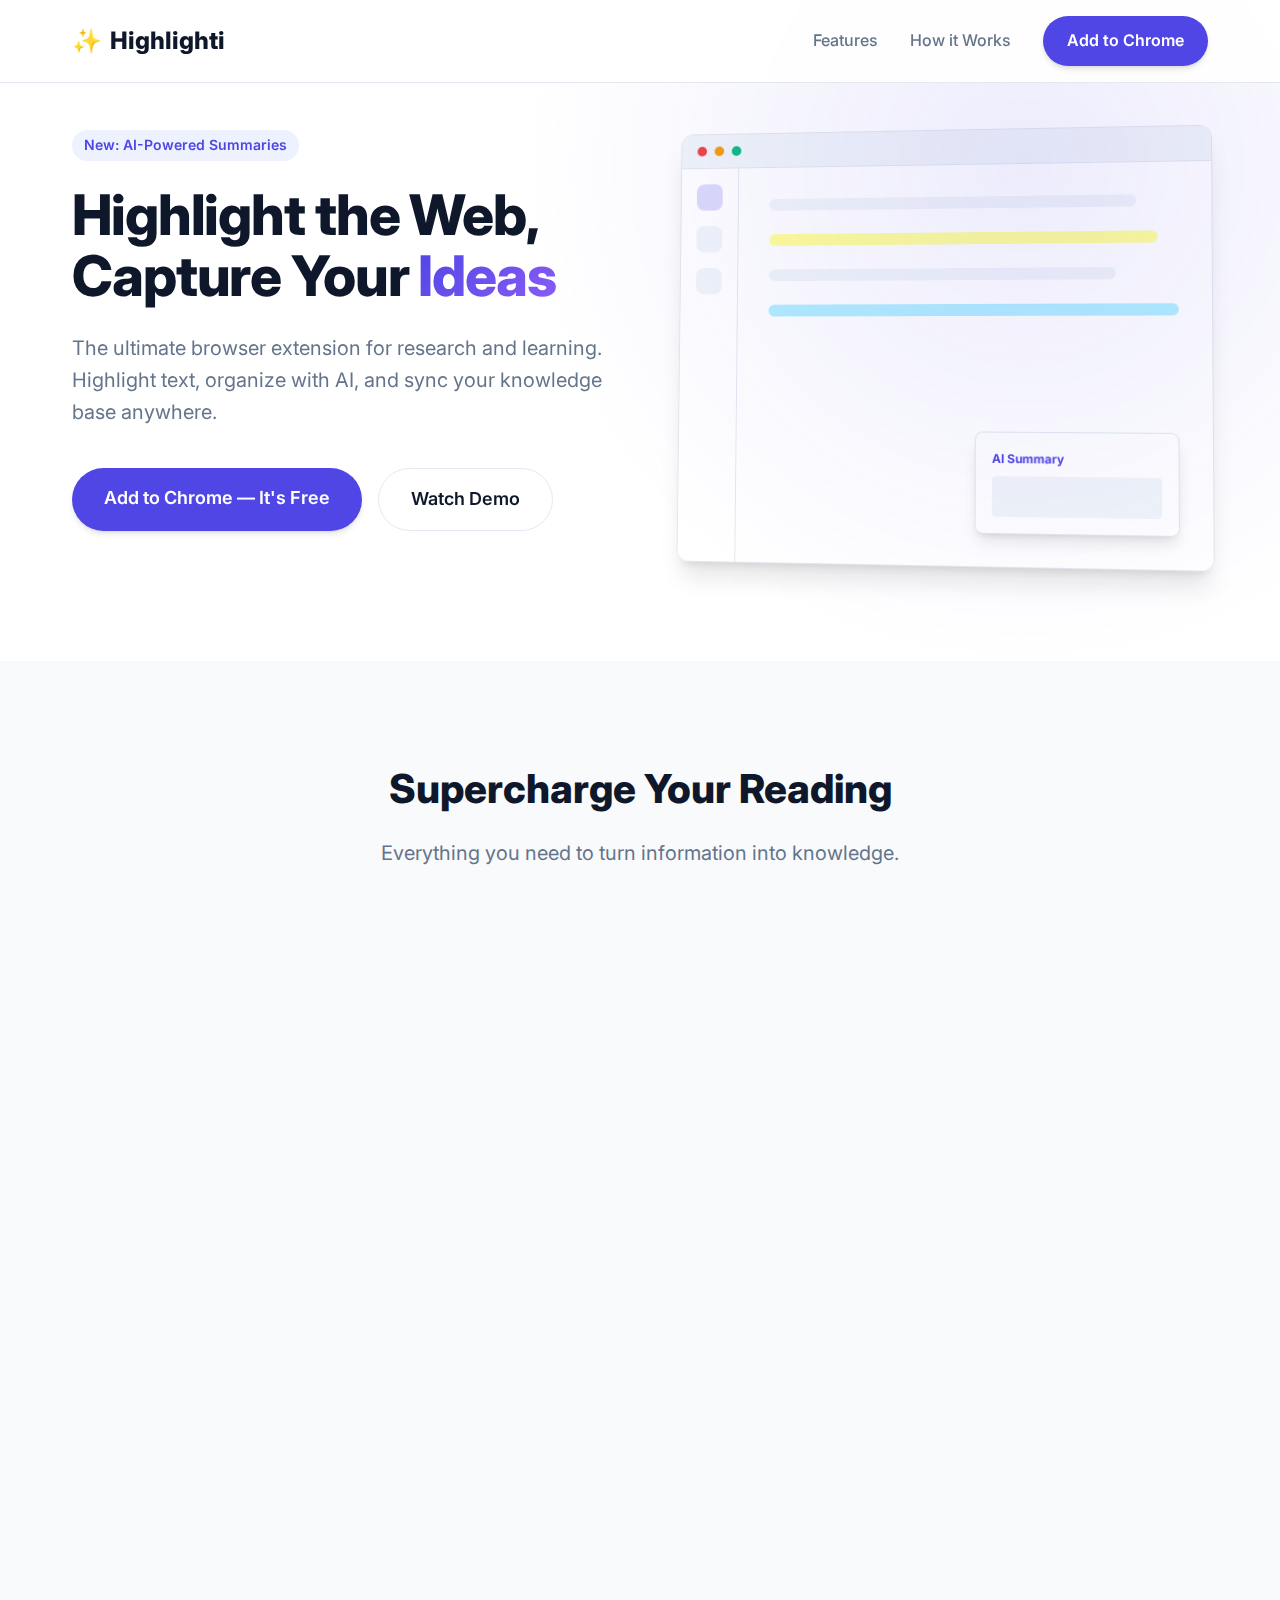
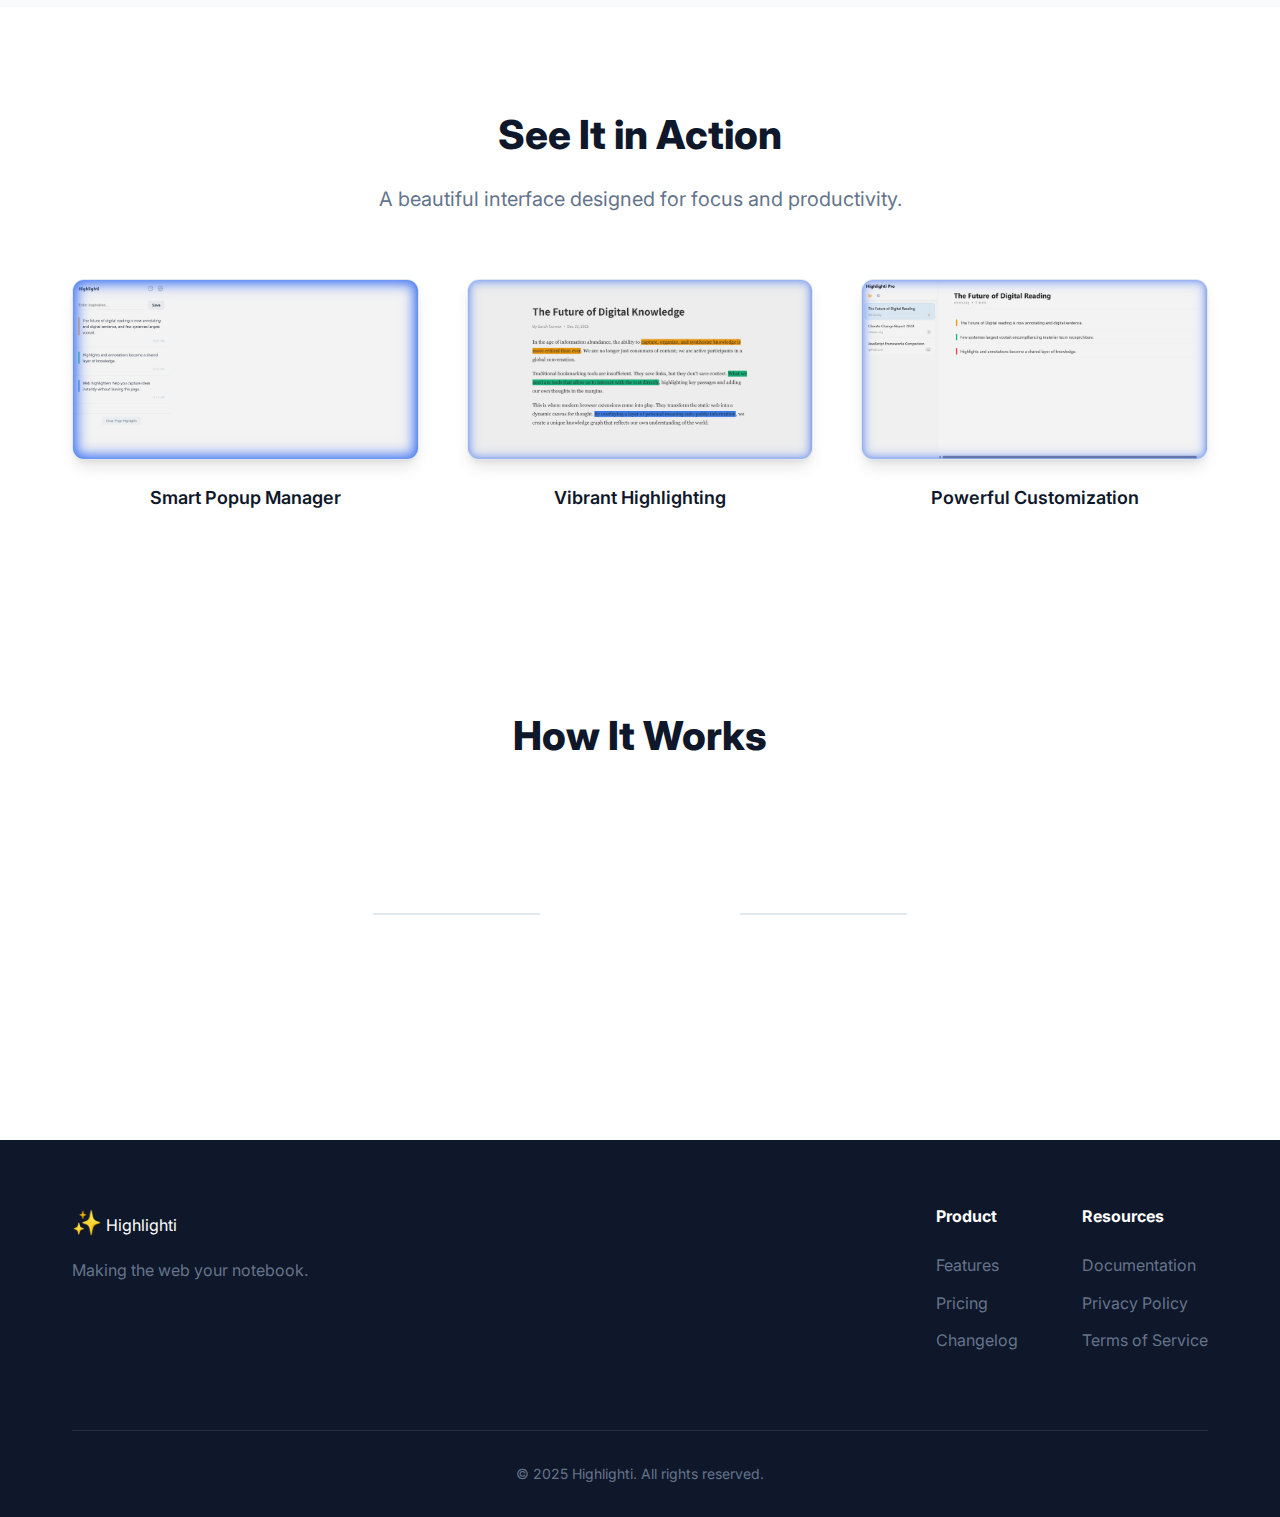
<file: index.html>
<!DOCTYPE html>
<html lang="en">

<head>
    <meta charset="UTF-8">
    <meta name="viewport" content="width=device-width, initial-scale=1.0">
    <title>Highlighti - AI Web Highlights & Notes</title>
    <meta name="description"
        content="The ultimate web highlighter & AI assistant. Highlighti helps you capture ideas, summarize with AI, and sync across devices.">
    <link rel="stylesheet" href="styles.css">
    <link rel="preconnect" href="https://fonts.googleapis.com">
    <link rel="preconnect" href="https://fonts.gstatic.com" crossorigin>
    <link href="https://fonts.googleapis.com/css2?family=Inter:wght@400;500;600;700;800&display=swap" rel="stylesheet">
    <link rel="icon" type="image/png" href="../icons/icon-48.png">
</head>

<body>
    <nav class="navbar">
        <div class="container">
            <a href="#" class="logo">
                <span class="logo-icon">✨</span>
                Highlighti
            </a>
            <div class="nav-links">
                <a href="#features">Features</a>
                <a href="#how-it-works">How it Works</a>
                <a href="#" class="btn btn-primary">Add to Chrome</a>
            </div>
            <button class="mobile-menu-btn" aria-label="Toggle menu">
                <span></span>
                <span></span>
                <span></span>
            </button>
        </div>
    </nav>

    <header class="hero">
        <div class="container">
            <div class="hero-content">
                <div class="badge">New: AI-Powered Summaries</div>
                <h1>Highlight the Web,<br>Capture Your <span class="gradient-text">Ideas</span></h1>
                <p class="hero-subtitle">The ultimate browser extension for research and learning. Highlight text,
                    organize with AI, and sync your knowledge base anywhere.</p>
                <div class="hero-actions">
                    <a href="#" class="btn btn-lg btn-primary">Add to Chrome — It's Free</a>
                    <a href="#demo" class="btn btn-lg btn-secondary">Watch Demo</a>
                </div>
                
            </div>
            <div class="hero-image">
                <div class="browser-mockup">
                    <div class="browser-header">
                        <span class="dot red"></span>
                        <span class="dot yellow"></span>
                        <span class="dot green"></span>
                    </div>
                    <div class="browser-content">
                        <!-- Abstract representation of the UI -->
                        <div class="ui-sidebar">
                            <div class="ui-item active"></div>
                            <div class="ui-item"></div>
                            <div class="ui-item"></div>
                        </div>
                        <div class="ui-main">
                            <div class="ui-text-line"></div>
                            <div class="ui-text-line highlight-yellow"></div>
                            <div class="ui-text-line"></div>
                            <div class="ui-text-line highlight-blue"></div>
                            <div class="ui-card">
                                <div class="ui-card-header">AI Summary</div>
                                <div class="ui-card-body"></div>
                            </div>
                        </div>
                    </div>
                </div>
            </div>
        </div>
        <div class="hero-bg-glow"></div>
    </header>

    <section id="features" class="features">
        <div class="container">
            <div class="section-header">
                <h2>Supercharge Your Reading</h2>
                <p>Everything you need to turn information into knowledge.</p>
            </div>
            <div class="feature-grid">
                <div class="feature-card">
                    <div class="feature-icon">🖍️</div>
                    <h3>Smart Highlighting</h3>
                    <p>Mark text in multiple colors. Organize your thoughts visually with a powerful palette system.</p>
                </div>
                <div class="feature-card">
                    <div class="feature-icon">🤖</div>
                    <h3>AI Assistant</h3>
                    <p>Instantly summarize long articles, extract key insights, and ask questions about the content.</p>
                </div>
                <div class="feature-card">
                    <div class="feature-icon">☁️</div>
                    <h3>Cloud Sync</h3>
                    <p>Never lose your notes. Sync seamlessly with Google Drive, WebDAV, and local storage.</p>
                </div>
                <div class="feature-card">
                    <div class="feature-icon">📤</div>
                    <h3>Easy Export</h3>
                    <p>Export your highlights and notes to Markdown, JSON, or TXT. Perfect for Obsidian or Notion.</p>
                </div>
                <div class="feature-card">
                    <div class="feature-icon">📂</div>
                    <h3>Organization</h3>
                    <p>Group highlights into folders. Tag and manage your research efficiently.</p>
                </div>
                <div class="feature-card">
                    <div class="feature-icon">🔒</div>
                    <h3>Privacy First</h3>
                    <p>Your data stays yours. We don't track your browsing history or sell your information.</p>
                </div>
            </div>
        </div>
    </section>

    <section id="gallery" class="gallery">
        <div class="container">
            <div class="section-header">
                <h2>See It in Action</h2>
                <p>A beautiful interface designed for focus and productivity.</p>
            </div>
            <div class="gallery-grid">
                <div class="gallery-item">
                    <div class="screenshot-card">
                        <img src="images/ui_popup.png" alt="Highlighti Popup Interface">
                    </div>
                    <p class="gallery-caption">Smart Popup Manager</p>
                </div>
                <div class="gallery-item">
                    <div class="screenshot-card">
                        <img src="images/ui_highlight.png" alt="Highlighting Text">
                    </div>
                    <p class="gallery-caption">Vibrant Highlighting</p>
                </div>
                <div class="gallery-item">
                    <div class="screenshot-card">
                        <img src="images/ui_settings.png" alt="Settings Page">
                    </div>
                    <p class="gallery-caption">Powerful Customization</p>
                </div>
            </div>
        </div>
    </section>

    <section id="how-it-works" class="how-it-works">
        <div class="container">
            <div class="section-header">
                <h2>How It Works</h2>
            </div>
            <div class="steps">
                <div class="step">
                    <div class="step-number">1</div>
                    <h3>Install Extension</h3>
                    <p>Add Highlighti to Chrome in one click.</p>
                </div>
                <div class="step-line"></div>
                <div class="step">
                    <div class="step-number">2</div>
                    <h3>Select & Highlight</h3>
                    <p>Select any text on any page to pop up the menu.</p>
                </div>
                <div class="step-line"></div>
                <div class="step">
                    <div class="step-number">3</div>
                    <h3>Review & Export</h3>
                    <p>Manage your notes in the sidebar and export them.</p>
                </div>
            </div>
        </div>
    </section>

    <footer class="footer">
        <div class="container">
            <div class="footer-content">
                <div class="footer-brand">
                    <span class="logo-icon">✨</span>
                    Highlighti
                    <p>Making the web your notebook.</p>
                </div>
                <div class="footer-links">
                    <div class="link-group">
                        <h4>Product</h4>
                        <a href="#">Features</a>
                        <a href="#">Pricing</a>
                        <a href="#">Changelog</a>
                    </div>
                    <div class="link-group">
                        <h4>Resources</h4>
                        <a href="#">Documentation</a>
                        <a href="privacy.html">Privacy Policy</a>
                        <a href="#">Terms of Service</a>
                    </div>
                </div>
            </div>
            <div class="footer-bottom">
                <p>&copy; 2025 Highlighti. All rights reserved.</p>
            </div>
        </div>
    </footer>

    <script src="script.js"></script>
</body>


</html>
</file>
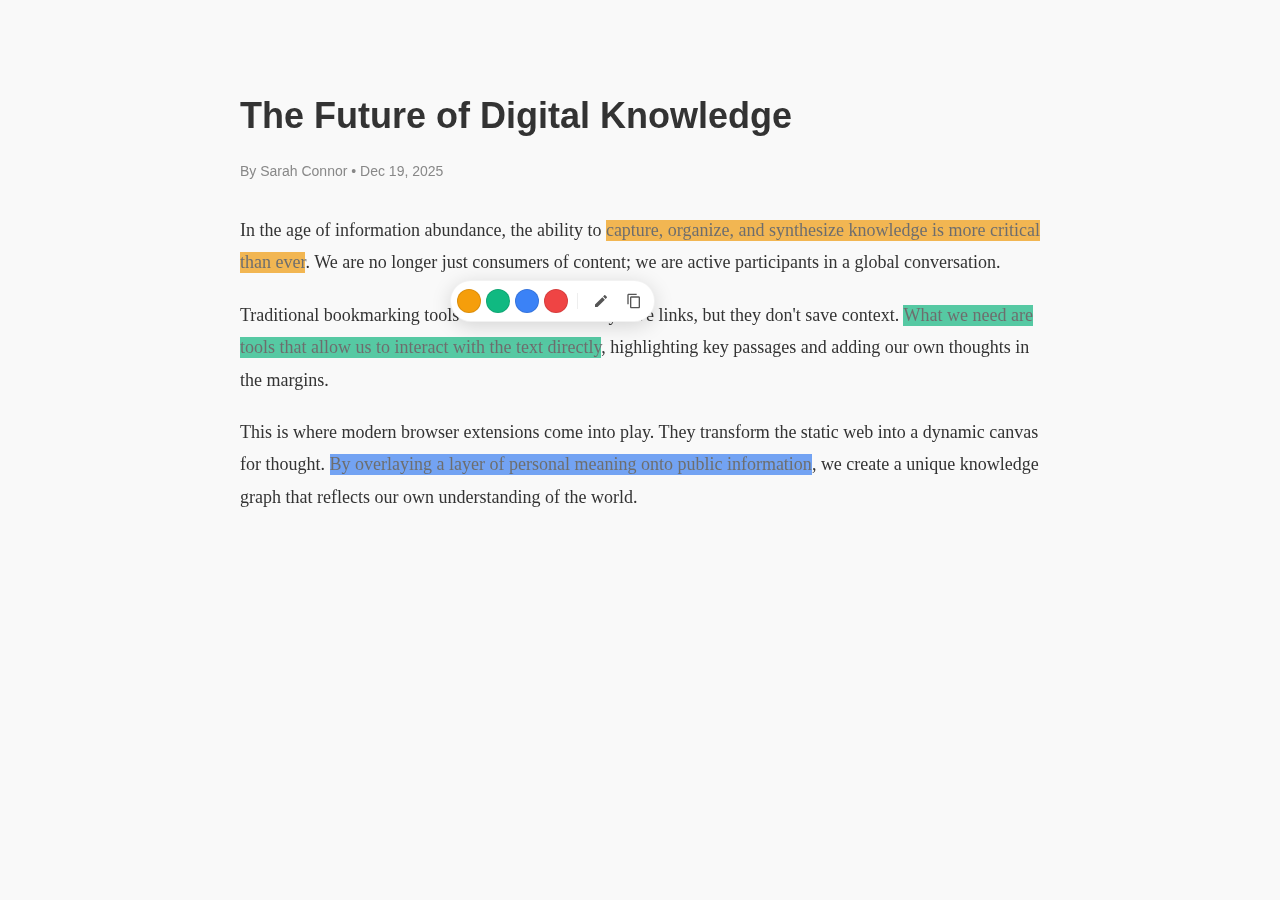
<file: mock_highlight.html>
<!DOCTYPE html>
<html>

<head>
    <meta charset="UTF-8">
    <style>
        body {
            font-family: 'Georgia', serif;
            line-height: 1.8;
            color: #333;
            max-width: 800px;
            margin: 40px auto;
            padding: 20px;
            background: #f9f9f9;
        }

        h1 {
            font-family: 'Helvetica Neue', sans-serif;
            font-size: 36px;
            margin-bottom: 10px;
        }

        .meta {
            color: #888;
            font-size: 14px;
            margin-bottom: 30px;
            font-family: 'Helvetica Neue', sans-serif;
        }

        p {
            margin-bottom: 20px;
            font-size: 18px;
        }

        /* content.css content */
        .dh-highlight {
            mix-blend-mode: multiply;
            opacity: 0.7;
            cursor: pointer;
            border-bottom: 1px solid transparent;
        }

        .dh-highlight:hover {
            opacity: 1;
        }

        .dh-menu-container {
            position: absolute;
            z-index: 2147483647;
            background: #fff;
            box-shadow: 0 4px 20px rgba(0, 0, 0, 0.15);
            border: 1px solid rgba(0, 0, 0, 0.05);
            padding: 6px;
            font-family: sans-serif;
            border-radius: 50px;
            display: flex;
            gap: 5px;
            align-items: center;
        }

        .dh-color-circle {
            width: 24px;
            height: 24px;
            border-radius: 50%;
            cursor: pointer;
            border: 1px solid rgba(0, 0, 0, 0.1);
            box-sizing: border-box;
            transition: transform 0.1s;
            flex-shrink: 0;
        }

        .dh-menu-btn {
            width: 28px;
            height: 28px;
            border-radius: 50%;
            display: flex;
            align-items: center;
            justify-content: center;
            border: none;
            background: transparent;
            cursor: pointer;
            color: #555;
        }

        .dh-menu-btn svg {
            width: 16px;
            height: 16px;
            fill: currentColor;
        }

        .dh-divider {
            width: 1px;
            height: 16px;
            background: #eee;
            margin: 0 4px;
        }
    </style>
</head>

<body>

    <h1>The Future of Digital Knowledge</h1>
    <div class="meta">By Sarah Connor • Dec 19, 2025</div>

    <p>
        In the age of information abundance, the ability to <span class="dh-highlight"
            style="background-color: #f59e0b;">capture, organize, and synthesize knowledge is more critical than
            ever</span>. We are no longer just consumers of content; we are active participants in a global
        conversation.
    </p>

    <p>
        Traditional bookmarking tools are insufficient. They save links, but they don't save context. <span
            class="dh-highlight" style="background-color: #10b981;">What we need are tools that allow us to interact
            with the text directly</span>, highlighting key passages and adding our own thoughts in the margins.
    </p>

    <p>
        This is where modern browser extensions come into play. They transform the static web into a dynamic canvas for
        thought. <span class="dh-highlight" style="background-color: #3b82f6;">By overlaying a layer of personal meaning
            onto public information</span>, we create a unique knowledge graph that reflects our own understanding of
        the world.
    </p>

    <!-- Simulated Floating Menu -->
    <div class="dh-menu-container" style="top: 280px; left: 450px;">
        <div class="dh-color-circle" style="background-color: #f59e0b;"></div>
        <div class="dh-color-circle" style="background-color: #10b981;"></div>
        <div class="dh-color-circle" style="background-color: #3b82f6;"></div>
        <div class="dh-color-circle" style="background-color: #ef4444;"></div>
        <div class="dh-divider"></div>
        <button class="dh-menu-btn">
            <svg viewBox="0 0 24 24">
                <path
                    d="M3 17.25V21h3.75L17.81 9.94l-3.75-3.75L3 17.25zM20.71 7.04c.39-.39.39-1.02 0-1.41l-2.34-2.34c-.39-.39-1.02-.39-1.41 0l-1.83 1.83 3.75 3.75 1.83-1.83z" />
            </svg>
        </button>
        <button class="dh-menu-btn">
            <svg viewBox="0 0 24 24">
                <path
                    d="M16 1H4c-1.1 0-2 .9-2 2v14h2V3h12V1zm3 4H8c-1.1 0-2 .9-2 2v14c0 1.1.9 2 2 2h11c1.1 0 2-.9 2-2V7c0-1.1-.9-2-2-2zm0 16H8V7h11v14z" />
            </svg>
        </button>
    </div>

</body>

</html>
</file>
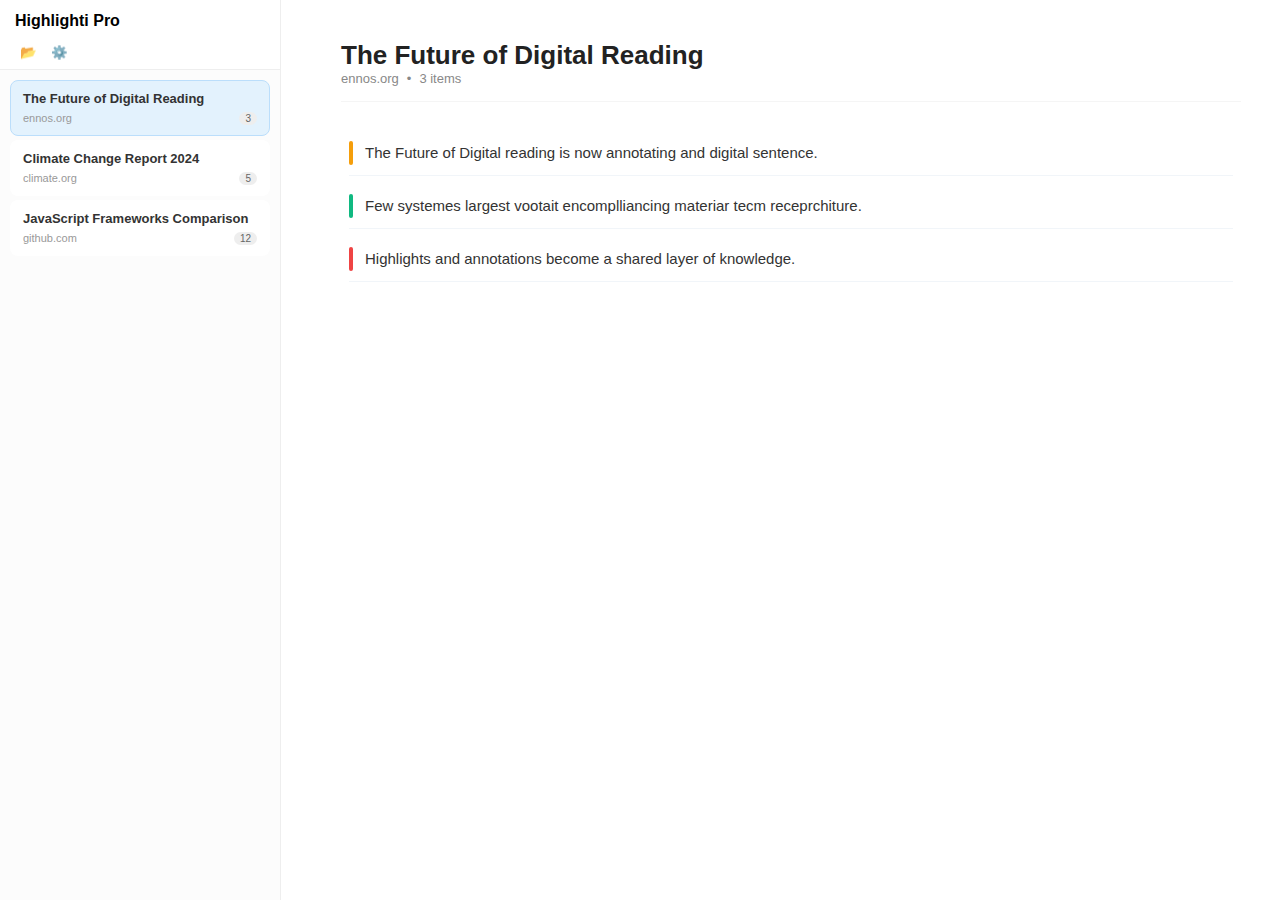
<file: mock_options.html>
<!DOCTYPE html>
<html>

<head>
    <meta charset="UTF-8">
    <style>
        /* options.css content */
        body {
            width: 100vw;
            height: 100vh;
            margin: 0;
            padding: 0;
            background: #ffffff;
            font-family: 'Segoe UI', Tahoma, Geneva, Verdana, sans-serif;
            box-sizing: border-box;
            overflow: hidden;
        }

        .container {
            display: flex;
            height: 100%;
        }

        .sidebar {
            width: 280px;
            height: 100%;
            background-color: #fcfcfc;
            border-right: 1px solid #eee;
            flex-shrink: 0;
            display: flex;
            flex-direction: column;
        }

        .sidebar-header {
            padding: 12px 15px 4px 15px;
            border-bottom: 1px solid #eee;
            background: #fff;
        }

        .sidebar-actions {
            display: flex;
            gap: 4px;
            margin-top: 4px;
        }

        .icon-btn {
            background: none;
            border: 1px solid transparent;
            cursor: pointer;
            padding: 4px;
            color: #777;
            border-radius: 6px;
            display: flex;
            align-items: center;
            justify-content: center;
        }

        .page-list {
            padding: 10px;
            flex: 1;
            overflow-y: auto;
        }

        .page-item {
            padding: 10px 12px;
            border-radius: 8px;
            margin-bottom: 4px;
            background: #fff;
            border: 1px solid transparent;
        }

        .page-item.active {
            background-color: #e3f2fd;
            border-color: #bbdefb;
        }

        .page-title {
            font-size: 13px;
            font-weight: 600;
            color: #333;
            margin-bottom: 6px;
        }

        .page-meta {
            display: flex;
            justify-content: space-between;
            font-size: 11px;
            color: #999;
        }

        .highlight-count {
            background: #eee;
            color: #666;
            padding: 1px 6px;
            border-radius: 10px;
            font-size: 10px;
        }

        .main {
            flex: 1;
            display: flex;
            flex-direction: column;
            background-color: #fff;
            overflow-y: auto;
        }

        #content-view {
            padding: 40px 60px;
            max-width: 900px;
            margin: 0 auto;
            width: 100%;
        }

        .content-header h1 {
            font-size: 26px;
            font-weight: 700;
            margin: 0;
            color: #222;
        }

        .content-meta {
            font-size: 13px;
            color: #888;
            margin-bottom: 25px;
            display: flex;
            align-items: center;
            gap: 8px;
            padding-bottom: 15px;
            border-bottom: 1px solid #f5f5f5;
        }

        .highlight-list {
            display: flex;
            flex-direction: column;
        }

        .highlight-row {
            display: flex;
            gap: 12px;
            padding: 4px 8px;
            border-radius: 6px;
        }

        .highlight-card {
            flex: 1;
            border-bottom: 1px solid #f1f5f9;
            padding: 10px 0;
        }

        .highlight-body {
            display: flex;
            gap: 12px;
        }

        .highlight-bar {
            width: 4px;
            border-radius: 2px;
            flex-shrink: 0;
        }

        .highlight-content {
            flex: 1;
            font-size: 15px;
            line-height: 1.6;
            color: #333;
        }
    </style>
</head>

<body>
    <div class="container">
        <div class="sidebar">
            <div class="sidebar-header">
                <div style="font-weight:bold; margin-bottom:10px;">Highlighti Pro</div>
                <div class="sidebar-actions">
                    <button class="icon-btn">📂</button>
                    <button class="icon-btn">⚙️</button>
                </div>
            </div>
            <div class="page-list">
                <div class="page-item active">
                    <div class="page-title">The Future of Digital Reading</div>
                    <div class="page-meta">
                        <span>ennos.org</span>
                        <span class="highlight-count">3</span>
                    </div>
                </div>
                <div class="page-item">
                    <div class="page-title">Climate Change Report 2024</div>
                    <div class="page-meta">
                        <span>climate.org</span>
                        <span class="highlight-count">5</span>
                    </div>
                </div>
                <div class="page-item">
                    <div class="page-title">JavaScript Frameworks Comparison</div>
                    <div class="page-meta">
                        <span>github.com</span>
                        <span class="highlight-count">12</span>
                    </div>
                </div>
            </div>
        </div>

        <div class="main">
            <div id="content-view">
                <div class="content-header">
                    <h1>The Future of Digital Reading</h1>
                </div>
                <div class="content-meta">
                    <span>ennos.org</span>
                    <span>•</span>
                    <span>3 items</span>
                </div>

                <div class="highlight-list">
                    <div class="highlight-row">
                        <div class="highlight-card">
                            <div class="highlight-body">
                                <div class="highlight-bar" style="background-color: #f59e0b;"></div>
                                <div class="highlight-content">
                                    The Future of Digital reading is now annotating and digital sentence.
                                </div>
                            </div>
                        </div>
                    </div>
                    <div class="highlight-row">
                        <div class="highlight-card">
                            <div class="highlight-body">
                                <div class="highlight-bar" style="background-color: #10b981;"></div>
                                <div class="highlight-content">
                                    Few systemes largest vootait encomplliancing materiar tecm receprchiture.
                                </div>
                            </div>
                        </div>
                    </div>
                    <div class="highlight-row">
                        <div class="highlight-card">
                            <div class="highlight-body">
                                <div class="highlight-bar" style="background-color: #ef4444;"></div>
                                <div class="highlight-content">
                                    Highlights and annotations become a shared layer of knowledge.
                                </div>
                            </div>
                        </div>
                    </div>
                </div>
            </div>
        </div>
    </div>
</body>

</html>
</file>
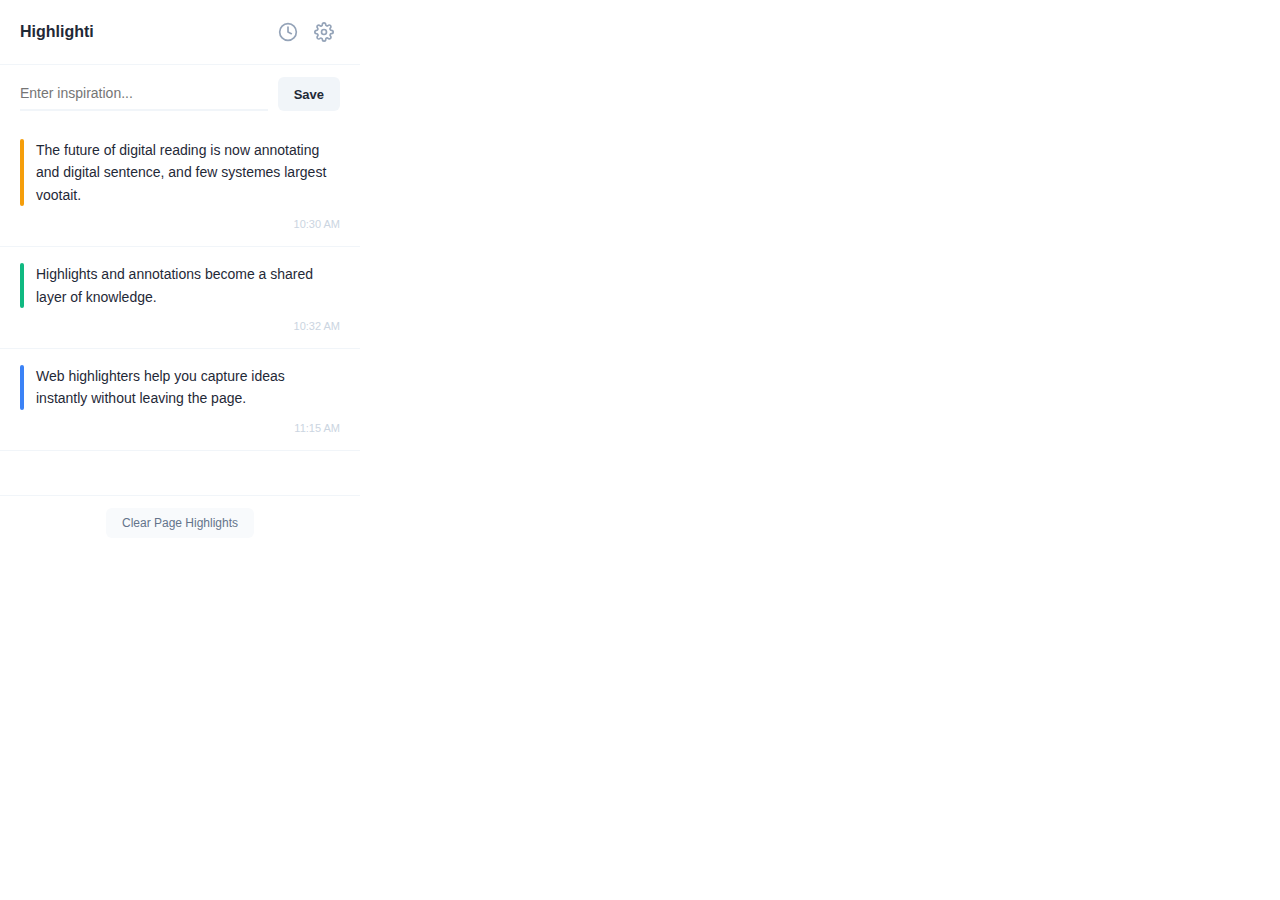
<file: mock_popup.html>
<!DOCTYPE html>
<html>

<head>
    <meta charset="UTF-8">
    <style>
        /* popup.css content */
        :root {
            --primary-color: #3b82f6;
            --text-main: #1f2937;
            --text-secondary: #64748b;
            --bg-color: #ffffff;
            --border-color: #f1f5f9;
            --danger-color: #ef4444;
            --highlight-bar-color: #f59e0b;
        }

        body {
            width: 360px;
            height: 550px;
            margin: 0;
            padding: 0;
            background: var(--bg-color);
            font-family: -apple-system, BlinkMacSystemFont, "Segoe UI", Roboto, Helvetica, Arial, sans-serif;
            color: var(--text-main);
            overflow: hidden;
        }

        .main-card {
            background: var(--bg-color);
            display: flex;
            flex-direction: column;
            height: 100%;
            overflow: hidden;
        }

        .header {
            display: flex;
            justify-content: space-between;
            align-items: center;
            padding: 16px 20px;
            background: rgba(255, 255, 255, 0.95);
            border-bottom: 1px solid var(--border-color);
            flex-shrink: 0;
        }

        .header h3 {
            margin: 0;
            font-size: 16px;
            color: var(--text-main);
            font-weight: 700;
        }

        .header-actions {
            display: flex;
            gap: 4px;
        }

        .icon-btn {
            border: none;
            background: transparent;
            cursor: pointer;
            padding: 6px;
            border-radius: 6px;
            color: #94a3b8;
            display: flex;
            align-items: center;
            justify-content: center;
        }

        .manual-input-group {
            display: flex;
            padding: 12px 20px;
            gap: 10px;
            background: var(--bg-color);
            flex-shrink: 0;
        }

        #manual-text {
            flex: 1;
            padding: 8px 0;
            border: none;
            border-bottom: 2px solid var(--border-color);
            font-size: 14px;
            outline: none;
        }

        #btn-manual-add {
            padding: 0 16px;
            background: #f1f5f9;
            color: var(--text-main);
            border: none;
            border-radius: 6px;
            font-size: 13px;
            font-weight: 600;
        }

        #highlight-list {
            flex: 1;
            overflow-y: auto;
            padding: 0;
        }

        .highlight-card {
            border-bottom: 1px solid var(--border-color);
            padding: 16px 20px;
            display: flex;
            flex-direction: column;
            gap: 8px;
        }

        .highlight-body {
            display: flex;
            gap: 12px;
        }

        .highlight-bar {
            width: 4px;
            background-color: var(--highlight-bar-color);
            border-radius: 4px;
            flex-shrink: 0;
        }

        .highlight-content {
            flex: 1;
            font-size: 14px;
            line-height: 1.6;
            color: var(--text-main);
        }

        .highlight-footer {
            display: flex;
            justify-content: flex-end;
            font-size: 11px;
            color: #cbd5e1;
            margin-top: 4px;
        }

        .footer {
            padding: 12px 20px;
            border-top: 1px solid var(--border-color);
            background: var(--bg-color);
            display: flex;
            justify-content: center;
        }

        .danger {
            background: #f8fafc;
            color: #64748b;
            border: none;
            padding: 8px 16px;
            border-radius: 6px;
            font-size: 12px;
            font-weight: 500;
        }
    </style>
</head>

<body>
    <div class="main-card">
        <div class="header">
            <h3>Highlighti</h3>
            <div class="header-actions">
                <button class="icon-btn">
                    <svg viewBox="0 0 24 24" width="20" height="20" fill="none" stroke="currentColor" stroke-width="2"
                        stroke-linecap="round" stroke-linejoin="round">
                        <circle cx="12" cy="12" r="10"></circle>
                        <polyline points="12 6 12 12 16 14"></polyline>
                    </svg>
                </button>
                <button class="icon-btn">
                    <svg viewBox="0 0 24 24" width="20" height="20" fill="none" stroke="currentColor" stroke-width="2"
                        stroke-linecap="round" stroke-linejoin="round">
                        <circle cx="12" cy="12" r="3"></circle>
                        <path
                            d="M19.4 15a1.65 1.65 0 0 0 .33 1.82l.06.06a2 2 0 0 1 0 2.83 2 2 0 0 1-2.83 0l-.06-.06a1.65 1.65 0 0 0-1.82-.33 1.65 1.65 0 0 0-1 1.51V21a2 2 0 0 1-2 2 2 2 0 0 1-2-2v-.09A1.65 1.65 0 0 0 9 19.4a1.65 1.65 0 0 0-1.82.33l-.06.06a2 2 0 0 1-2.83 0 2 2 0 0 1 0-2.83l.06-.06a1.65 1.65 0 0 0 .33-1.82 1.65 1.65 0 0 0-1.51-1H3a2 2 0 0 1-2-2 2 2 0 0 1 2-2h.09A1.65 1.65 0 0 0 4.6 9a1.65 1.65 0 0 0-.33-1.82l-.06-.06a2 2 0 0 1 0-2.83 2 2 0 0 1 2.83 0l.06.06a1.65 1.65 0 0 0 1.82.33H9a1.65 1.65 0 0 0 1-1.51V3a2 2 0 0 1 2-2 2 2 0 0 1 2 2v.09a1.65 1.65 0 0 0 1 1.51 1.65 1.65 0 0 0 1.82-.33l.06-.06a2 2 0 0 1 2.83 0 2 2 0 0 1 0 2.83l-.06.06a1.65 1.65 0 0 0-.33 1.82V9a1.65 1.65 0 0 0 1.51 1H21a2 2 0 0 1 2 2 2 2 0 0 1-2 2h-.09a1.65 1.65 0 0 0-1.51 1z">
                        </path>
                    </svg>
                </button>
            </div>
        </div>

        <div class="manual-input-group">
            <input type="text" id="manual-text" placeholder="Enter inspiration...">
            <button id="btn-manual-add">Save</button>
        </div>

        <div id="highlight-list">
            <!-- Dummy Data -->
            <div class="highlight-card">
                <div class="highlight-body">
                    <div class="highlight-bar" style="background-color: #f59e0b;"></div>
                    <div class="highlight-content">
                        The future of digital reading is now annotating and digital sentence, and few systemes largest
                        vootait.
                    </div>
                </div>
                <div class="highlight-footer">10:30 AM</div>
            </div>
            <div class="highlight-card">
                <div class="highlight-body">
                    <div class="highlight-bar" style="background-color: #10b981;"></div>
                    <div class="highlight-content">
                        Highlights and annotations become a shared layer of knowledge.
                    </div>
                </div>
                <div class="highlight-footer">10:32 AM</div>
            </div>
            <div class="highlight-card">
                <div class="highlight-body">
                    <div class="highlight-bar" style="background-color: #3b82f6;"></div>
                    <div class="highlight-content">
                        Web highlighters help you capture ideas instantly without leaving the page.
                    </div>
                </div>
                <div class="highlight-footer">11:15 AM</div>
            </div>
        </div>

        <div class="footer">
            <button class="danger">Clear Page Highlights</button>
        </div>
    </div>
</body>

</html>
</file>
<file: styles.css>
:root {
    --primary: #4F46E5;
    --primary-dark: #4338ca;
    --secondary: #10B981;
    --dark: #0F172A;
    --light: #F8FAFC;
    --gray: #64748B;
    --gray-light: #E2E8F0;
    --white: #FFFFFF;
    --gradient: linear-gradient(135deg, #4F46E5 0%, #8B5CF6 100%);
    --shadow-sm: 0 1px 2px 0 rgb(0 0 0 / 0.05);
    --shadow-md: 0 4px 6px -1px rgb(0 0 0 / 0.1), 0 2px 4px -2px rgb(0 0 0 / 0.1);
    --shadow-lg: 0 10px 15px -3px rgb(0 0 0 / 0.1), 0 4px 6px -4px rgb(0 0 0 / 0.1);
    --shadow-xl: 0 20px 25px -5px rgb(0 0 0 / 0.1), 0 8px 10px -6px rgb(0 0 0 / 0.1);
}

* {
    margin: 0;
    padding: 0;
    box-sizing: border-box;
}

body {
    font-family: 'Inter', sans-serif;
    color: var(--dark);
    background-color: var(--white);
    line-height: 1.6;
    overflow-x: hidden;
}

.container {
    max-width: 1200px;
    margin: 0 auto;
    padding: 0 2rem;
}

/* Navbar */
.navbar {
    position: fixed;
    top: 0;
    left: 0;
    right: 0;
    background: rgba(255, 255, 255, 0.9);
    backdrop-filter: blur(10px);
    z-index: 1000;
    border-bottom: 1px solid var(--gray-light);
    padding: 1rem 0;
}

.navbar .container {
    display: flex;
    justify-content: space-between;
    align-items: center;
}

.logo {
    font-weight: 800;
    font-size: 1.5rem;
    color: var(--dark);
    text-decoration: none;
    display: flex;
    align-items: center;
    gap: 0.5rem;
}

.nav-links {
    display: flex;
    gap: 2rem;
    align-items: center;
}

.nav-links a:not(.btn) {
    color: var(--gray);
    text-decoration: none;
    font-weight: 500;
    transition: color 0.2s;
}

.nav-links a:not(.btn):hover {
    color: var(--primary);
}

.mobile-menu-btn {
    display: none;
    background: none;
    border: none;
    cursor: pointer;
    flex-direction: column;
    gap: 4px;
}

.mobile-menu-btn span {
    display: block;
    width: 24px;
    height: 2px;
    background-color: var(--dark);
}

/* Buttons */
.btn {
    display: inline-block;
    padding: 0.75rem 1.5rem;
    border-radius: 9999px;
    font-weight: 600;
    text-decoration: none;
    transition: all 0.2s;
    cursor: pointer;
}

.btn-primary {
    background: var(--primary);
    color: var(--white);
    box-shadow: var(--shadow-md);
}

.btn-primary:hover {
    background: var(--primary-dark);
    transform: translateY(-1px);
    box-shadow: var(--shadow-lg);
}

.btn-secondary {
    background: var(--white);
    color: var(--dark);
    border: 1px solid var(--gray-light);
}

.btn-secondary:hover {
    background: var(--light);
    border-color: var(--gray);
}

.btn-lg {
    padding: 1rem 2rem;
    font-size: 1.125rem;
}

/* Hero Section */
.hero {
    padding-top: 8rem;
    padding-bottom: 6rem;
    position: relative;
    overflow: hidden;
}

.hero .container {
    display: grid;
    grid-template-columns: 1fr 1fr;
    gap: 4rem;
    align-items: center;
}

.hero-content {
    z-index: 10;
}

.badge {
    display: inline-block;
    padding: 0.25rem 0.75rem;
    background: #EEF2FF;
    color: var(--primary);
    border-radius: 9999px;
    font-size: 0.875rem;
    font-weight: 600;
    margin-bottom: 1.5rem;
}

.hero h1 {
    font-size: 3.5rem;
    line-height: 1.1;
    font-weight: 800;
    margin-bottom: 1.5rem;
    letter-spacing: -0.02em;
}

.gradient-text {
    background: var(--gradient);
    -webkit-background-clip: text;
    -webkit-text-fill-color: transparent;
}

.hero-subtitle {
    font-size: 1.25rem;
    color: var(--gray);
    margin-bottom: 2.5rem;
    max-width: 540px;
}

.hero-actions {
    display: flex;
    gap: 1rem;
    margin-bottom: 2rem;
}

.trust-badges {
    display: flex;
    gap: 1rem;
    color: var(--gray);
    font-size: 0.875rem;
    font-weight: 500;
}

.hero-bg-glow {
    position: absolute;
    top: -50%;
    right: -20%;
    width: 80%;
    height: 150%;
    background: radial-gradient(circle, rgba(79, 70, 229, 0.1) 0%, rgba(255, 255, 255, 0) 70%);
    z-index: 0;
    pointer-events: none;
}

/* Browser Mockup */
.browser-mockup {
    background: var(--white);
    border-radius: 12px;
    box-shadow: var(--shadow-xl);
    border: 1px solid var(--gray-light);
    overflow: hidden;
    transform: perspective(1000px) rotateY(-5deg) rotateX(2deg);
    transition: transform 0.5s ease;
}

.browser-mockup:hover {
    transform: perspective(1000px) rotateY(0deg) rotateX(0deg);
}

.browser-header {
    background: #F1F5F9;
    padding: 0.75rem 1rem;
    display: flex;
    gap: 0.5rem;
    border-bottom: 1px solid var(--gray-light);
}

.dot {
    width: 10px;
    height: 10px;
    border-radius: 50%;
}

.dot.red {
    background: #EF4444;
}

.dot.yellow {
    background: #F59E0B;
}

.dot.green {
    background: #10B981;
}

.browser-content {
    height: 400px;
    display: flex;
    background: var(--white);
}

.ui-sidebar {
    width: 60px;
    border-right: 1px solid var(--gray-light);
    padding: 1rem;
    display: flex;
    flex-direction: column;
    gap: 1rem;
}

.ui-item {
    width: 100%;
    aspect-ratio: 1;
    background: #F1F5F9;
    border-radius: 8px;
}

.ui-item.active {
    background: var(--primary);
    opacity: 0.2;
}

.ui-main {
    flex: 1;
    padding: 2rem;
    display: flex;
    flex-direction: column;
    gap: 1.5rem;
    position: relative;
}

.ui-text-line {
    height: 12px;
    background: #F1F5F9;
    border-radius: 6px;
    width: 100%;
}

.ui-text-line:nth-child(1) {
    width: 90%;
}

.ui-text-line:nth-child(2) {
    width: 95%;
}

.ui-text-line:nth-child(3) {
    width: 85%;
}

.highlight-yellow {
    background: rgba(255, 255, 0, 0.4);
}

.highlight-blue {
    background: rgba(0, 200, 255, 0.3);
}

.ui-card {
    position: absolute;
    bottom: 2rem;
    right: 2rem;
    width: 200px;
    background: var(--white);
    border: 1px solid var(--gray-light);
    border-radius: 8px;
    box-shadow: var(--shadow-lg);
    padding: 1rem;
    animation: float 6s ease-in-out infinite;
}

@keyframes float {
    0% {
        transform: translateY(0px);
    }

    50% {
        transform: translateY(-10px);
    }

    100% {
        transform: translateY(0px);
    }
}

.ui-card-header {
    font-size: 0.75rem;
    font-weight: 700;
    color: var(--primary);
    margin-bottom: 0.5rem;
}

.ui-card-body {
    height: 40px;
    background: #F1F5F9;
    border-radius: 4px;
}

/* Features Section */
.features {
    padding: 6rem 0;
    background: var(--light);
}

.section-header {
    text-align: center;
    max-width: 700px;
    margin: 0 auto 4rem;
}

.section-header h2 {
    font-size: 2.5rem;
    font-weight: 800;
    margin-bottom: 1rem;
}

.section-header p {
    font-size: 1.25rem;
    color: var(--gray);
}

.feature-grid {
    display: grid;
    grid-template-columns: repeat(auto-fit, minmax(300px, 1fr));
    gap: 2rem;
}

.feature-card {
    background: var(--white);
    padding: 2rem;
    border-radius: 16px;
    box-shadow: var(--shadow-sm);
    transition: transform 0.3s, box-shadow 0.3s;
}

.feature-card:hover {
    transform: translateY(-5px);
    box-shadow: var(--shadow-lg);
}

.feature-icon {
    font-size: 2.5rem;
    margin-bottom: 1.5rem;
}

.feature-card h3 {
    font-size: 1.25rem;
    font-weight: 700;
    margin-bottom: 0.75rem;
}

.feature-card p {
    color: var(--gray);
}

/* Gallery Section */
.gallery {
    padding: 6rem 0;
    background: var(--white);
}

.gallery-grid {
    display: grid;
    grid-template-columns: repeat(auto-fit, minmax(300px, 1fr));
    gap: 3rem;
}

.gallery-item {
    text-align: center;
}

.screenshot-card {
    background: var(--white);
    border-radius: 12px;
    overflow: hidden;
    box-shadow: var(--shadow-lg);
    border: 1px solid var(--gray-light);
    margin-bottom: 1.5rem;
    transition: transform 0.3s ease, box-shadow 0.3s ease;
}

.screenshot-card:hover {
    transform: translateY(-5px);
    box-shadow: var(--shadow-xl);
}

.screenshot-card img {
    width: 100%;
    height: auto;
    display: block;
}

.gallery-caption {
    font-weight: 600;
    color: var(--dark);
    font-size: 1.125rem;
}

/* How It Works */
.how-it-works {
    padding: 6rem 0;
}

.steps {
    display: flex;
    justify-content: space-between;
    align-items: center;
    max-width: 900px;
    margin: 0 auto;
}

.step {
    text-align: center;
    flex: 1;
}

.step-number {
    width: 48px;
    height: 48px;
    background: var(--primary);
    color: var(--white);
    border-radius: 50%;
    display: flex;
    align-items: center;
    justify-content: center;
    font-weight: 700;
    font-size: 1.25rem;
    margin: 0 auto 1.5rem;
}

.step h3 {
    font-size: 1.25rem;
    margin-bottom: 0.5rem;
}

.step p {
    color: var(--gray);
    font-size: 0.875rem;
}

.step-line {
    flex: 1;
    height: 2px;
    background: var(--gray-light);
    margin: 0 1rem;
    margin-bottom: 3rem;
}

/* Footer */
.footer {
    background: var(--dark);
    color: var(--white);
    padding: 4rem 0 2rem;
}

.footer-content {
    display: flex;
    justify-content: space-between;
    margin-bottom: 4rem;
}

.footer-brand {
    max-width: 300px;
}

.footer-brand .logo-icon {
    font-size: 1.5rem;
}

.footer-brand p {
    color: var(--gray);
    margin-top: 1rem;
}

.footer-links {
    display: flex;
    gap: 4rem;
}

.link-group h4 {
    margin-bottom: 1.5rem;
    font-size: 1rem;
}

.link-group a {
    display: block;
    color: var(--gray);
    text-decoration: none;
    margin-bottom: 0.75rem;
    transition: color 0.2s;
}

.link-group a:hover {
    color: var(--white);
}

.footer-bottom {
    border-top: 1px solid rgba(255, 255, 255, 0.1);
    padding-top: 2rem;
    text-align: center;
    color: var(--gray);
    font-size: 0.875rem;
}

/* Responsive */
@media (max-width: 768px) {
    .hero .container {
        grid-template-columns: 1fr;
        text-align: center;
    }

    .hero h1 {
        font-size: 2.5rem;
    }

    .hero-subtitle {
        margin: 0 auto 2rem;
    }

    .hero-actions {
        justify-content: center;
    }

    .trust-badges {
        justify-content: center;
    }

    .nav-links {
        display: none;
    }

    .mobile-menu-btn {
        display: flex;
    }

    .steps {
        flex-direction: column;
        gap: 2rem;
    }

    .step-line {
        display: none;
    }

    .footer-content {
        flex-direction: column;
        gap: 3rem;
    }
}
</file>
